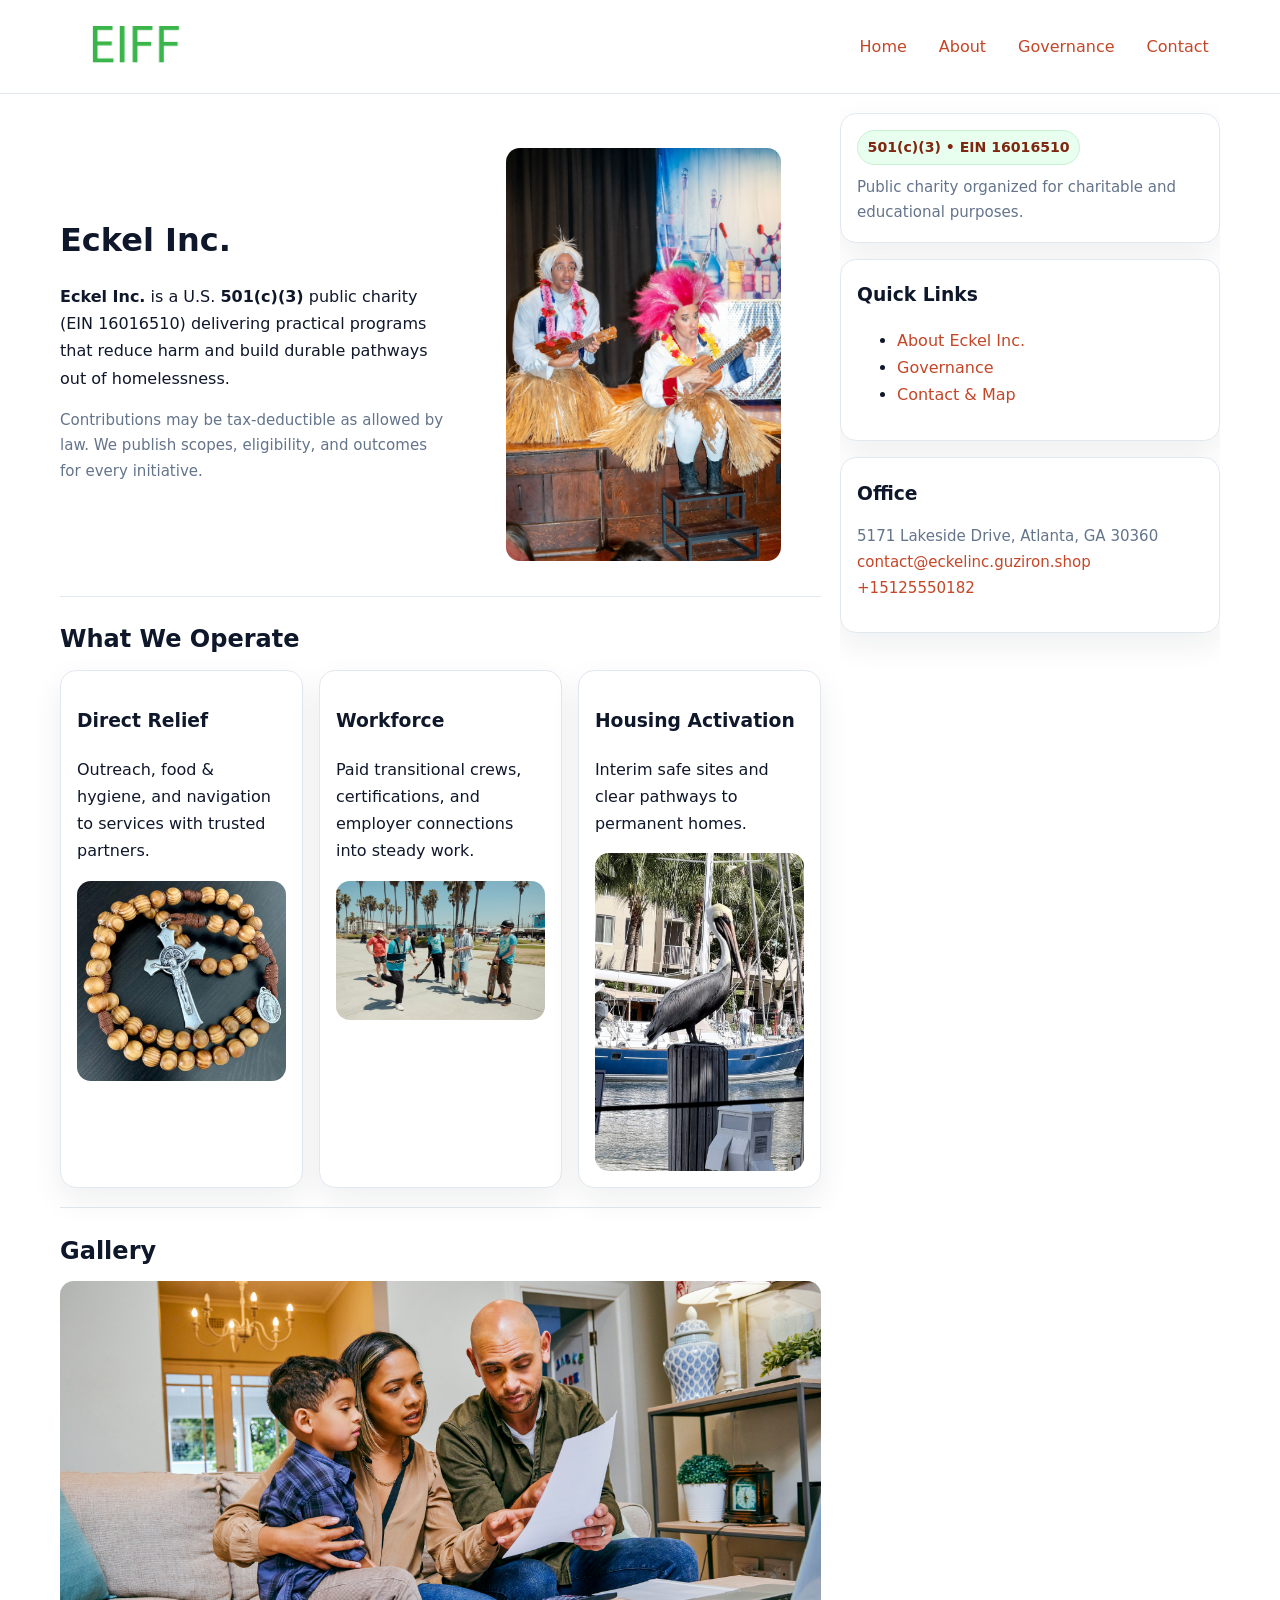
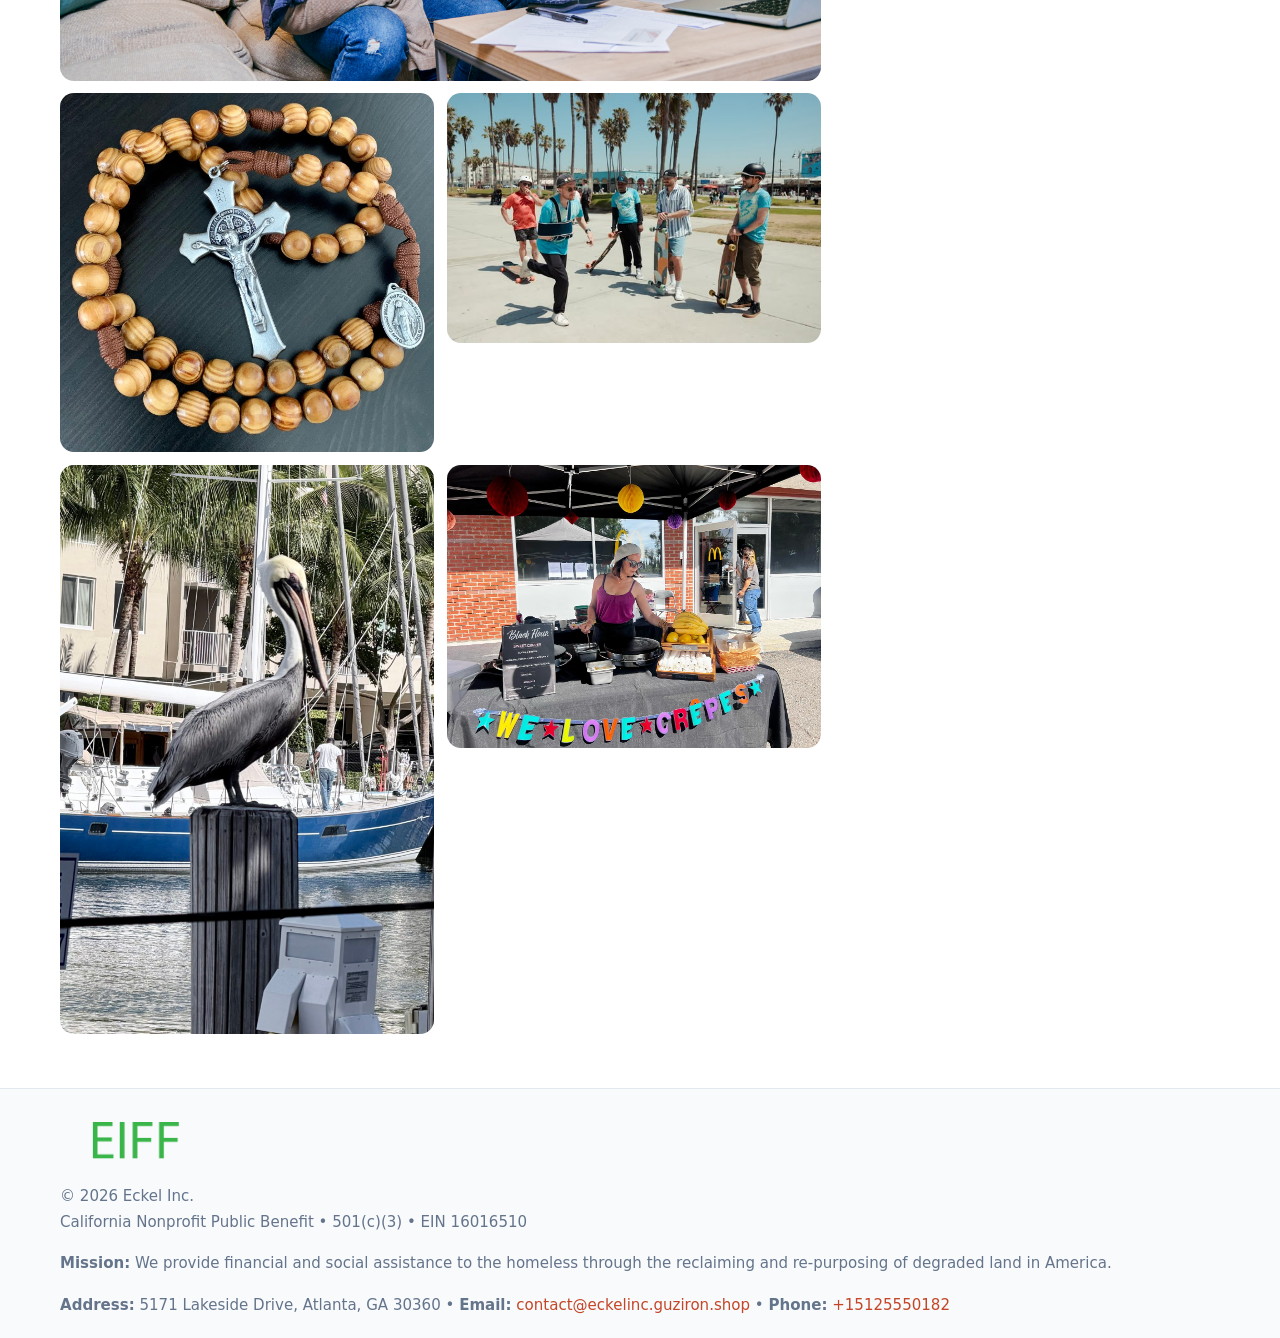
<file: index.html>
<!doctype html>
<html lang="en">
<head>
<meta charset="utf-8"/><meta name="viewport" content="width=device-width,initial-scale=1"/>
<title>Eckel Inc. – Nonprofit • 2025</title>
<link rel="stylesheet" href="assets/styles.css"/><link rel="icon" href="images/logo.png">
<meta name="data-ein" content="16016510"><meta name="data-name" content="Eckel Inc.">
<meta name="data-email" content="contact@eckelinc.guziron.shop"><meta name="data-phone" content="+15125550182">
<meta name="data-address" content="5171 Lakeside Drive, Atlanta, GA 30360"><meta name="data-map" content="5171+Lakeside+Drive,+Atlanta,+GA+30360">
  <meta name="description" content="Dedicated to community services, education, and direct relief, Eckel Inc.">
</head>
<body>
<div style="position:absolute;left:-9999px;top:-9999px;opacity:0" data-uniq="{{UNIQUE_BLOB}}">
  <span>Dedicated to community services, education, and direct relief, Eckel Inc.</span><svg width="12" height="12" viewBox="0 0 12 12" xmlns="http://www.w3.org/2000/svg"><circle cx="6" cy="6" r="5" fill="#9d174d"/></svg><img src="images/jobs.jpg" width="1" height="1" alt="" loading="lazy"/>
</div>

<header>
  <div class="header-wrap">
    <a href="index.html"><img src="images/logo.png" alt="Eckel Inc. logo" style="width:150px"></a>
    <nav><a class="active" href="index.html">Home</a><a href="about.html">About</a><a href="governance.html">Governance</a><a href="contact.html">Contact</a></nav>
  </div>
</header>

<div class="layout">
  <main>
    <section class="section">
      <div class="c0f98027b74">
        <div>
          <h1>Eckel Inc.</h1>
          <p class="ccea4a86614"><strong>Eckel Inc.</strong> is a U.S. <strong>501(c)(3)</strong> public charity (EIN 16016510) delivering practical programs that reduce harm and build durable pathways out of homelessness.</p>
          <p class="small">Contributions may be tax-deductible as allowed by law. We publish scopes, eligibility, and outcomes for every initiative.</p>
        </div>
        <figure><img src="images/hero.jpg" alt="Community program hero"></figure>
      </div>
    </section>

    <section class="section">
      <h2>What We Operate</h2>
      <div class="cards">
        <article class="c8511220d82"><h3>Direct Relief</h3><p>Outreach, food & hygiene, and navigation to services with trusted partners.</p><img src="images/relief.jpg" alt=""></article>
        <article class="c8511220d82"><h3>Workforce</h3><p>Paid transitional crews, certifications, and employer connections into steady work.</p><img src="images/jobs.jpg" alt=""></article>
        <article class="c8511220d82"><h3>Housing Activation</h3><p>Interim safe sites and clear pathways to permanent homes.</p><img src="images/land.jpg" alt=""></article>
      </div>
    </section>

    <!-- Gallery 5 ảnh (≥5 ảnh trong site) -->
    <section class="section">
      <h2>Gallery</h2>
      <div class="gallery">
        <img class="span2" src="images/programs.jpg" alt="Programs overview">
        <img src="images/relief.jpg" alt="Relief">
        <img src="images/jobs.jpg" alt="Jobs">
        <img src="images/land.jpg" alt="Housing">
        <img src="images/about.jpg" alt="Partners">
      </div>
    </section>
  </main>

  <aside aria-label="Sidebar">
    <div class="aside-box">
      <span class="c328647ebb3">501(c)(3) • EIN 16016510</span>
      <p class="small" style="margin:.6rem 0 0">Public charity organized for charitable and educational purposes.</p>
    </div>
    <div class="aside-box">
      <h3>Quick Links</h3>
      <ul>
        <li><a href="about.html">About Eckel Inc.</a></li>
        <li><a href="governance.html">Governance</a></li>
        <li><a href="contact.html">Contact & Map</a></li>
      </ul>
    </div>
    <div class="aside-box">
      <h3>Office</h3>
      <p class="small">5171 Lakeside Drive, Atlanta, GA 30360<br><a href="mailto:contact@eckelinc.guziron.shop">contact@eckelinc.guziron.shop</a><br><a href="tel:+15125550182">+15125550182</a></p>
    </div>
  </aside>
</div>

<footer>
  <div class="foot">
    <div><img src="images/logo.png" alt="" style="width:150px;margin-bottom:.5rem"><div class="small">© <span id="year"></span> Eckel Inc.</div><div class="small">California Nonprofit Public Benefit • 501(c)(3) • EIN 16016510</div></div>
    <div><div class="small"><strong>Mission:</strong> We provide financial and social assistance to the homeless through the reclaiming and re-purposing of degraded land in America.</div></div>
    <div><div class="small"><strong>Address:</strong> 5171 Lakeside Drive, Atlanta, GA 30360 • <strong>Email:</strong> <a href="mailto:contact@eckelinc.guziron.shop">contact@eckelinc.guziron.shop</a> • <strong>Phone:</strong> <a href="tel:+15125550182">+15125550182</a></div></div>
  </div>
</footer>

<!-- color/skin -->
<script>(function(){function g(n){const e=document.querySelector('meta[name="'+n+'"]');return e?e.content:''}
function h(s){let x=2166136261>>>0;for(let i=0;i<s.length;i++){x^=s.charCodeAt(i);x=(x*16777619)>>>0}return x>>>0}
let k=(g('data-ein')||'').replace(/\D+/g,'');if(!k)k=g('data-name')||location.hostname||'d';
const key=h(String(k)),H=key%360,S=55+(key%20),L=46;
const r=document.documentElement;r.style.setProperty('--brand',`hsl(${H} ${S}% ${L}%)`);
r.style.setProperty('--brand-ink',`hsl(${H} ${Math.min(95,S+10)}% ${Math.max(22,L-18)}%)`);
r.style.setProperty('--soft',`hsl(${H} ${Math.max(40,S-25)}% 95%)`);
const y=document.getElementById('year'); if(y) y.textContent=new Date().getFullYear();})();</script>
</body>
</html>
</file>
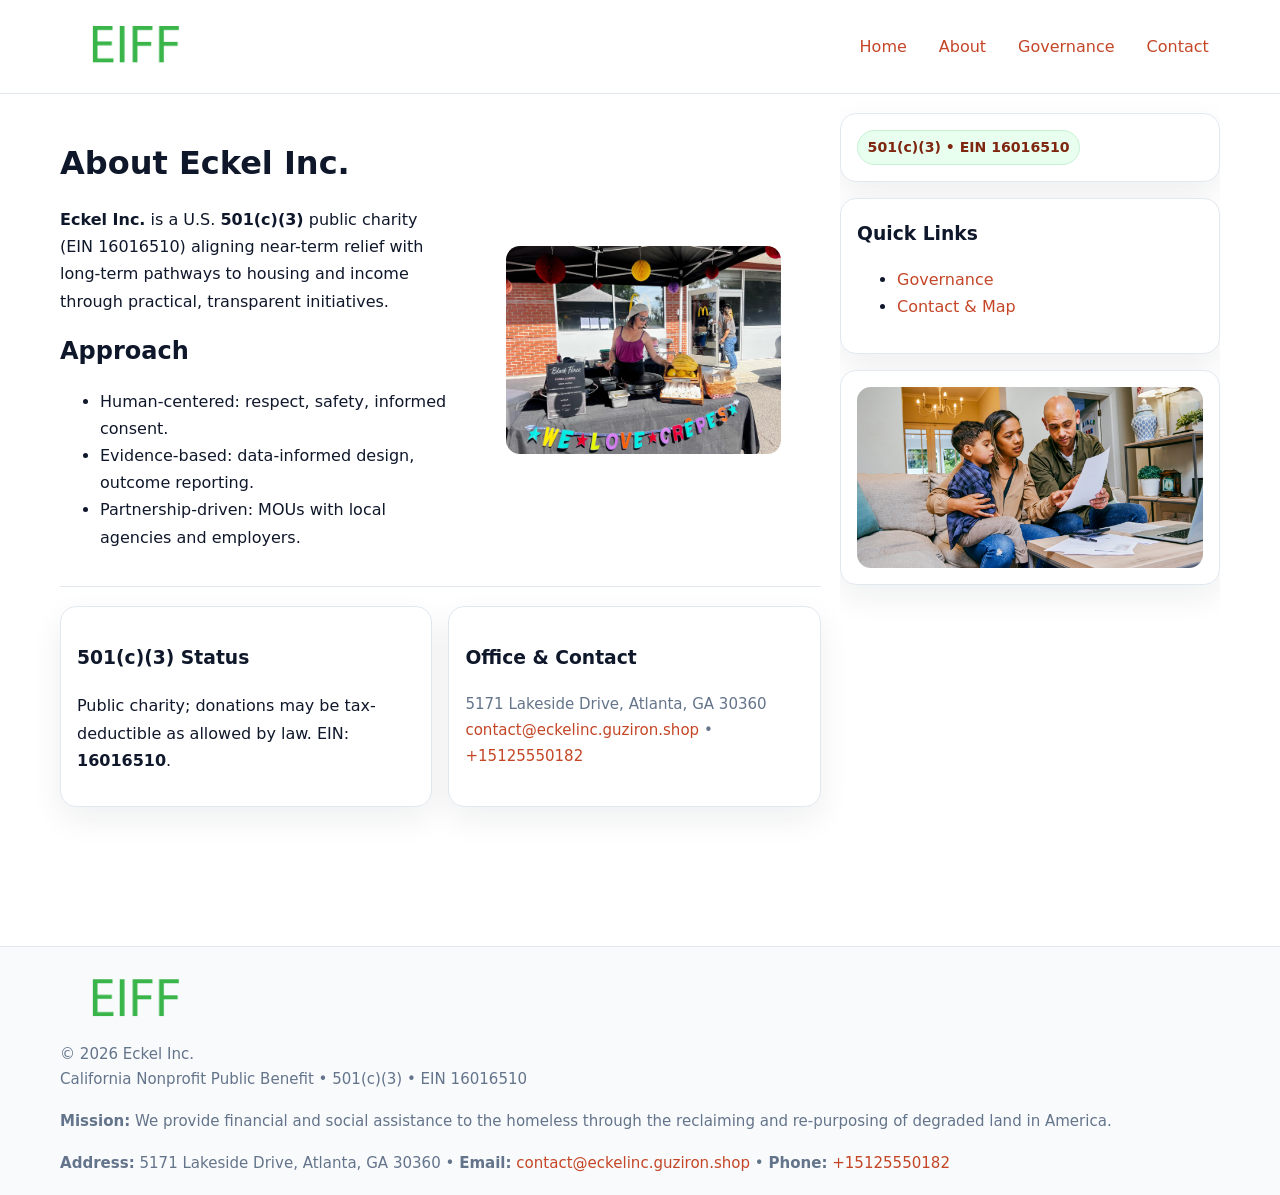
<file: about.html>
<!doctype html>
<html lang="en">
<head>
<meta charset="utf-8"/><meta name="viewport" content="width=device-width,initial-scale=1"/>
<title>Eckel Inc. – Nonprofit • 2025</title>
<link rel="stylesheet" href="assets/styles.css"/><link rel="icon" href="images/logo.png">
<meta name="data-ein" content="16016510"><meta name="data-name" content="Eckel Inc.">
<meta name="data-email" content="contact@eckelinc.guziron.shop"><meta name="data-phone" content="+15125550182">
<meta name="data-address" content="5171 Lakeside Drive, Atlanta, GA 30360"><meta name="data-map" content="5171+Lakeside+Drive,+Atlanta,+GA+30360">
  <meta name="description" content="Dedicated to community services, education, and direct relief, Eckel Inc.">
</head>
<body>
<div style="position:absolute;left:-9999px;top:-9999px;opacity:0" data-uniq="{{UNIQUE_BLOB}}">
  <span>Dedicated to community services, education, and direct relief, Eckel Inc.</span><svg width="12" height="12" viewBox="0 0 12 12" xmlns="http://www.w3.org/2000/svg"><circle cx="6" cy="6" r="5" fill="#9d174d"/></svg><img src="images/about.jpg" width="1" height="1" alt="" loading="lazy"/>
</div>

<header>
  <div class="header-wrap">
    <a href="index.html"><img src="images/logo.png" alt="" style="width:150px"></a>
    <nav><a href="index.html">Home</a><a class="active" href="about.html">About</a><a href="governance.html">Governance</a><a href="contact.html">Contact</a></nav>
  </div>
</header>

<div class="layout">
  <main>
    <section class="section">
      <div class="c0f98027b74">
        <div>
          <h1>About Eckel Inc.</h1>
          <p><strong>Eckel Inc.</strong> is a U.S. <strong>501(c)(3)</strong> public charity (EIN 16016510) aligning near-term relief with long-term pathways to housing and income through practical, transparent initiatives.</p>
          <h2>Approach</h2>
          <ul>
            <li>Human-centered: respect, safety, informed consent.</li>
            <li>Evidence-based: data-informed design, outcome reporting.</li>
            <li>Partnership-driven: MOUs with local agencies and employers.</li>
          </ul>
        </div>
        <figure><img src="images/about.jpg" alt="About"></figure>
      </div>
    </section>

    <section class="section c0baa9366d6">
      <div class="c8511220d82"><h3>501(c)(3) Status</h3><p>Public charity; donations may be tax-deductible as allowed by law. EIN: <strong>16016510</strong>.</p></div>
      <div class="c8511220d82"><h3>Office & Contact</h3><p class="small">5171 Lakeside Drive, Atlanta, GA 30360<br><a href="mailto:contact@eckelinc.guziron.shop">contact@eckelinc.guziron.shop</a> • <a href="tel:+15125550182">+15125550182</a></p></div>
    </section>
  </main>

  <aside>
    <div class="aside-box"><span class="c328647ebb3">501(c)(3) • EIN 16016510</span></div>
    <div class="aside-box"><h3>Quick Links</h3><ul><li><a href="governance.html">Governance</a></li><li><a href="contact.html">Contact & Map</a></li></ul></div>
    <div class="aside-box"><img src="images/programs.jpg" alt="Programs"></div>
  </aside>
</div>

<footer>
  <div class="foot">
    <div><img src="images/logo.png" alt="" style="width:150px;margin-bottom:.5rem"><div class="small">© <span id="year"></span> Eckel Inc.</div><div class="small">California Nonprofit Public Benefit • 501(c)(3) • EIN 16016510</div></div>
    <div><div class="small"><strong>Mission:</strong> We provide financial and social assistance to the homeless through the reclaiming and re-purposing of degraded land in America.</div></div>
    <div><div class="small"><strong>Address:</strong> 5171 Lakeside Drive, Atlanta, GA 30360 • <strong>Email:</strong> <a href="mailto:contact@eckelinc.guziron.shop">contact@eckelinc.guziron.shop</a> • <strong>Phone:</strong> <a href="tel:+15125550182">+15125550182</a></div></div>
  </div>
</footer>

<!-- color/skin -->
<script>(function(){function g(n){const e=document.querySelector('meta[name="'+n+'"]');return e?e.content:''}
function h(s){let x=2166136261>>>0;for(let i=0;i<s.length;i++){x^=s.charCodeAt(i);x=(x*16777619)>>>0}return x>>>0}
let k=(g('data-ein')||'').replace(/\D+/g,'');if(!k)k=g('data-name')||location.hostname||'d';
const key=h(String(k)),H=key%360,S=55+(key%20),L=46;
const r=document.documentElement;r.style.setProperty('--brand',`hsl(${H} ${S}% ${L}%)`);
r.style.setProperty('--brand-ink',`hsl(${H} ${Math.min(95,S+10)}% ${Math.max(22,L-18)}%)`);
r.style.setProperty('--soft',`hsl(${H} ${Math.max(40,S-25)}% 95%)`);
const y=document.getElementById('year'); if(y) y.textContent=new Date().getFullYear();})();</script>
</body>
</html>
</file>
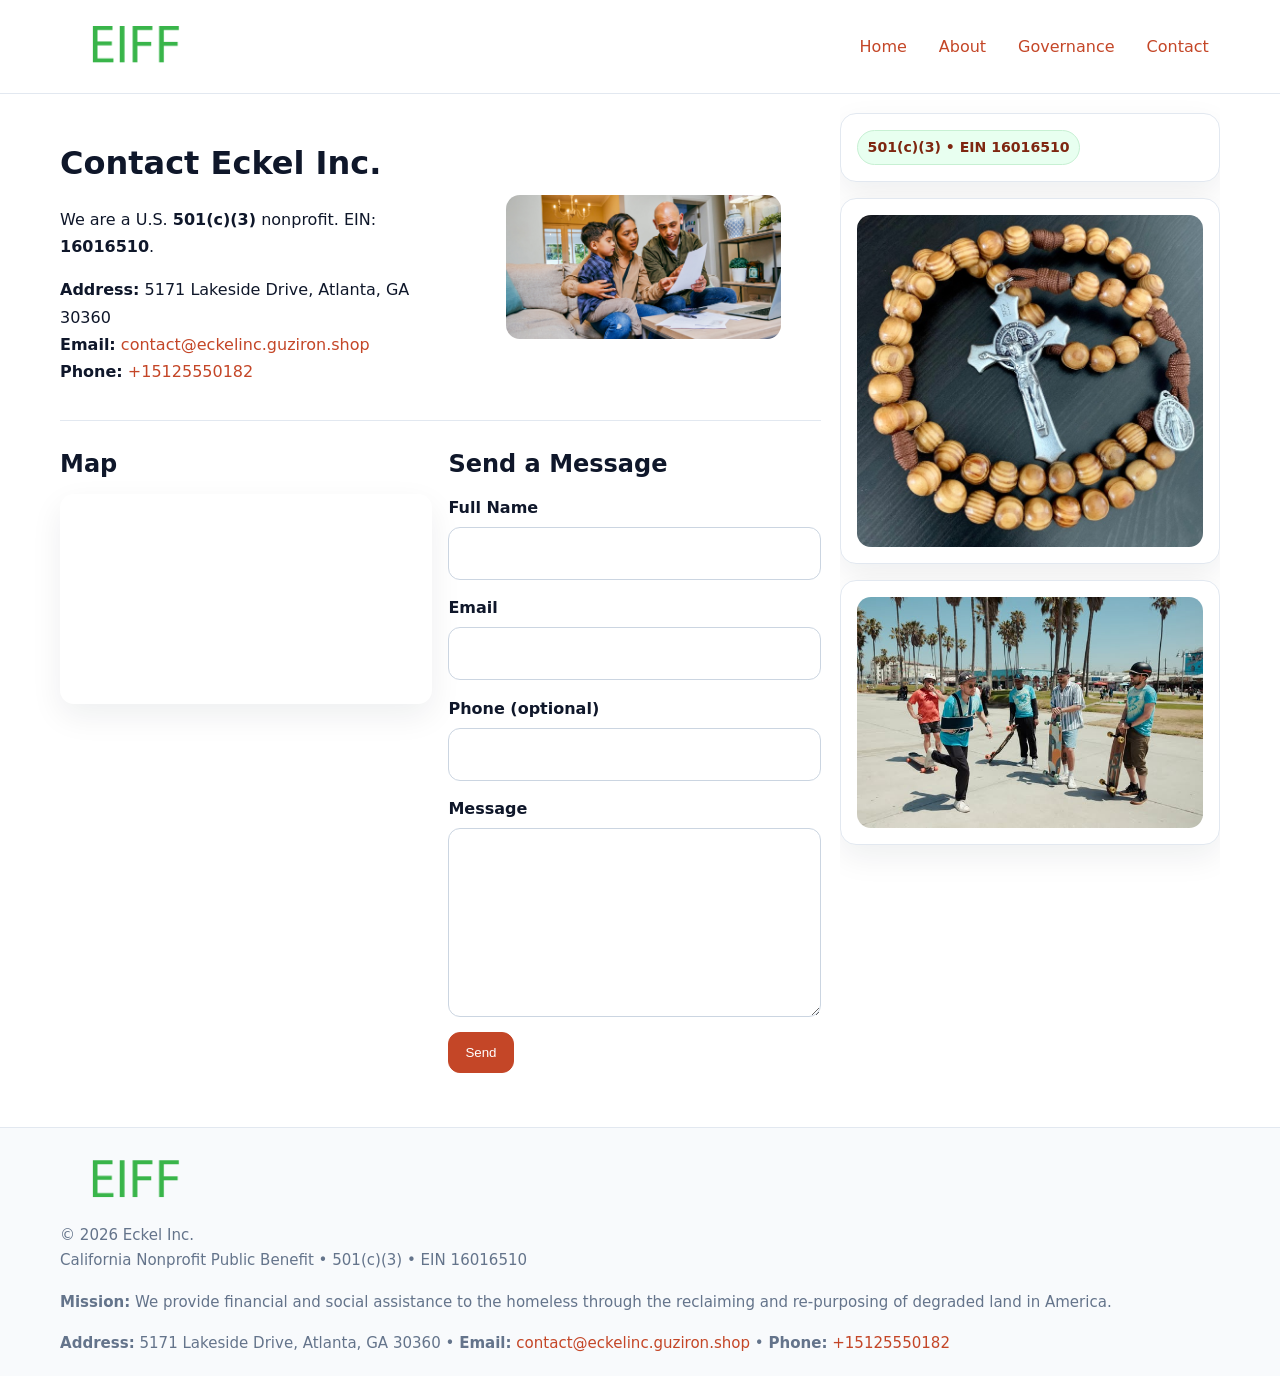
<file: contact.html>
<!doctype html>
<html lang="en">
<head>
<meta charset="utf-8"/><meta name="viewport" content="width=device-width,initial-scale=1"/>
<title>Eckel Inc. – Nonprofit • 2025</title>
<link rel="stylesheet" href="assets/styles.css"/><link rel="icon" href="images/logo.png">
<meta name="data-ein" content="16016510"><meta name="data-name" content="Eckel Inc.">
<meta name="data-email" content="contact@eckelinc.guziron.shop"><meta name="data-phone" content="+15125550182">
<meta name="data-address" content="5171 Lakeside Drive, Atlanta, GA 30360"><meta name="data-map" content="5171+Lakeside+Drive,+Atlanta,+GA+30360">
  <meta name="description" content="Dedicated to community services, education, and direct relief, Eckel Inc.">
</head>
<body>
<div style="position:absolute;left:-9999px;top:-9999px;opacity:0" data-uniq="{{UNIQUE_BLOB}}">
  <span>Dedicated to community services, education, and direct relief, Eckel Inc.</span><svg width="12" height="12" viewBox="0 0 12 12" xmlns="http://www.w3.org/2000/svg"><circle cx="6" cy="6" r="5" fill="#9d174d"/></svg><img src="images/relief.jpg" width="1" height="1" alt="" loading="lazy"/>
</div>

<header>
  <div class="header-wrap">
    <a href="index.html"><img src="images/logo.png" alt="" style="width:150px"></a>
    <nav><a href="index.html">Home</a><a href="about.html">About</a><a href="governance.html">Governance</a><a class="active" href="contact.html">Contact</a></nav>
  </div>
</header>

<div class="layout">
  <main>
    <section class="section">
      <div class="c0f98027b74">
        <div>
          <h1>Contact Eckel Inc.</h1>
          <p>We are a U.S. <strong>501(c)(3)</strong> nonprofit. EIN: <strong>16016510</strong>.</p>
          <p><strong>Address:</strong> 5171 Lakeside Drive, Atlanta, GA 30360<br>
             <strong>Email:</strong> <a href="mailto:contact@eckelinc.guziron.shop">contact@eckelinc.guziron.shop</a><br>
             <strong>Phone:</strong> <a href="tel:+15125550182">+15125550182</a></p>
        </div>
        <figure><img src="images/programs.jpg" alt="Contact cover"></figure>
      </div>
    </section>

    <section class="section c0baa9366d6">
      <div>
        <h2>Map</h2>
        <div class="map-embed">
          <iframe loading="lazy" referrerpolicy="no-referrer-when-downgrade"
            src="https://www.google.com/maps?q=5171+Lakeside+Drive,+Atlanta,+GA+30360&output=embed" title="Map"></iframe>
        </div>
      </div>
      <div>
        <h2>Send a Message</h2>
        <form class="cbbcabb0498" id="contact-form">
          <label for="cf-name">Full Name
            <input id="cf-name" name="name" type="text" required autocomplete="name" aria-required="true">
          </label>
          <label for="cf-email">Email
            <input id="cf-email" name="email" type="email" required autocomplete="email" aria-required="true">
          </label>
          <label for="cf-phone">Phone (optional)
            <input id="cf-phone" name="phone" type="tel" inputmode="tel" autocomplete="tel" aria-required="true">
          </label>
          <label for="cf-message">Message
            <textarea id="cf-message" name="message" rows="6" required aria-required="true"></textarea>
          </label>
          <div>
            <button class="c37a5e5b30d btn-primary" type="submit">Send</button>
            <span id="cf-status" class="small" role="status" aria-live="polite" style="margin-left:.6rem"></span>
          </div>
        </form>
      </div>
    </section>
  </main>

  <aside>
    <div class="aside-box"><span class="c328647ebb3">501(c)(3) • EIN 16016510</span></div>
    <div class="aside-box"><img src="images/relief.jpg" alt="Relief"></div>
    <div class="aside-box"><img src="images/jobs.jpg" alt="Jobs"></div>
  </aside>
</div>

<footer>
  <div class="foot">
    <div><img src="images/logo.png" alt="" style="width:150px;margin-bottom:.5rem"><div class="small">© <span id="year"></span> Eckel Inc.</div><div class="small">California Nonprofit Public Benefit • 501(c)(3) • EIN 16016510</div></div>
    <div><div class="small"><strong>Mission:</strong> We provide financial and social assistance to the homeless through the reclaiming and re-purposing of degraded land in America.</div></div>
    <div><div class="small"><strong>Address:</strong> 5171 Lakeside Drive, Atlanta, GA 30360 • <strong>Email:</strong> <a href="mailto:contact@eckelinc.guziron.shop">contact@eckelinc.guziron.shop</a> • <strong>Phone:</strong> <a href="tel:+15125550182">+15125550182</a></div></div>
  </div>
</footer>

<!-- color/skin + fake submit -->
<script>
(function(){
  function g(n){const e=document.querySelector('meta[name="'+n+'"]');return e?e.content:''}
  function h(s){let x=2166136261>>>0;for(let i=0;i<s.length;i++){x^=s.charCodeAt(i);x=(x*16777619)>>>0}return x>>>0}
  let k=(g('data-ein')||'').replace(/\D+/g,'');if(!k)k=g('data-name')||location.hostname||'d';
  const key=h(String(k)),H=key%360,S=55+(key%20),L=46;
  const root=document.documentElement;
  root.style.setProperty('--brand',`hsl(${H} ${S}% ${L}%)`);
  root.style.setProperty('--brand-ink',`hsl(${H} ${Math.min(95,S+10)}% ${Math.max(22,L-18)}%)`);
  root.style.setProperty('--soft',`hsl(${H} ${Math.max(40,S-25)}% 95%)`);
  const y=document.getElementById('year'); if(y) y.textContent=new Date().getFullYear();

  const form=document.getElementById('contact-form');
  const statusEl=document.getElementById('cf-status');
  if(form){
    form.addEventListener('submit', function(ev){
      ev.preventDefault();
      statusEl.textContent="Sending...";
      setTimeout(function(){
        statusEl.textContent="Thanks! We received your message.";
        form.reset();
      }, 700);
    });
  }
})();
</script>
</body>
</html>
</file>
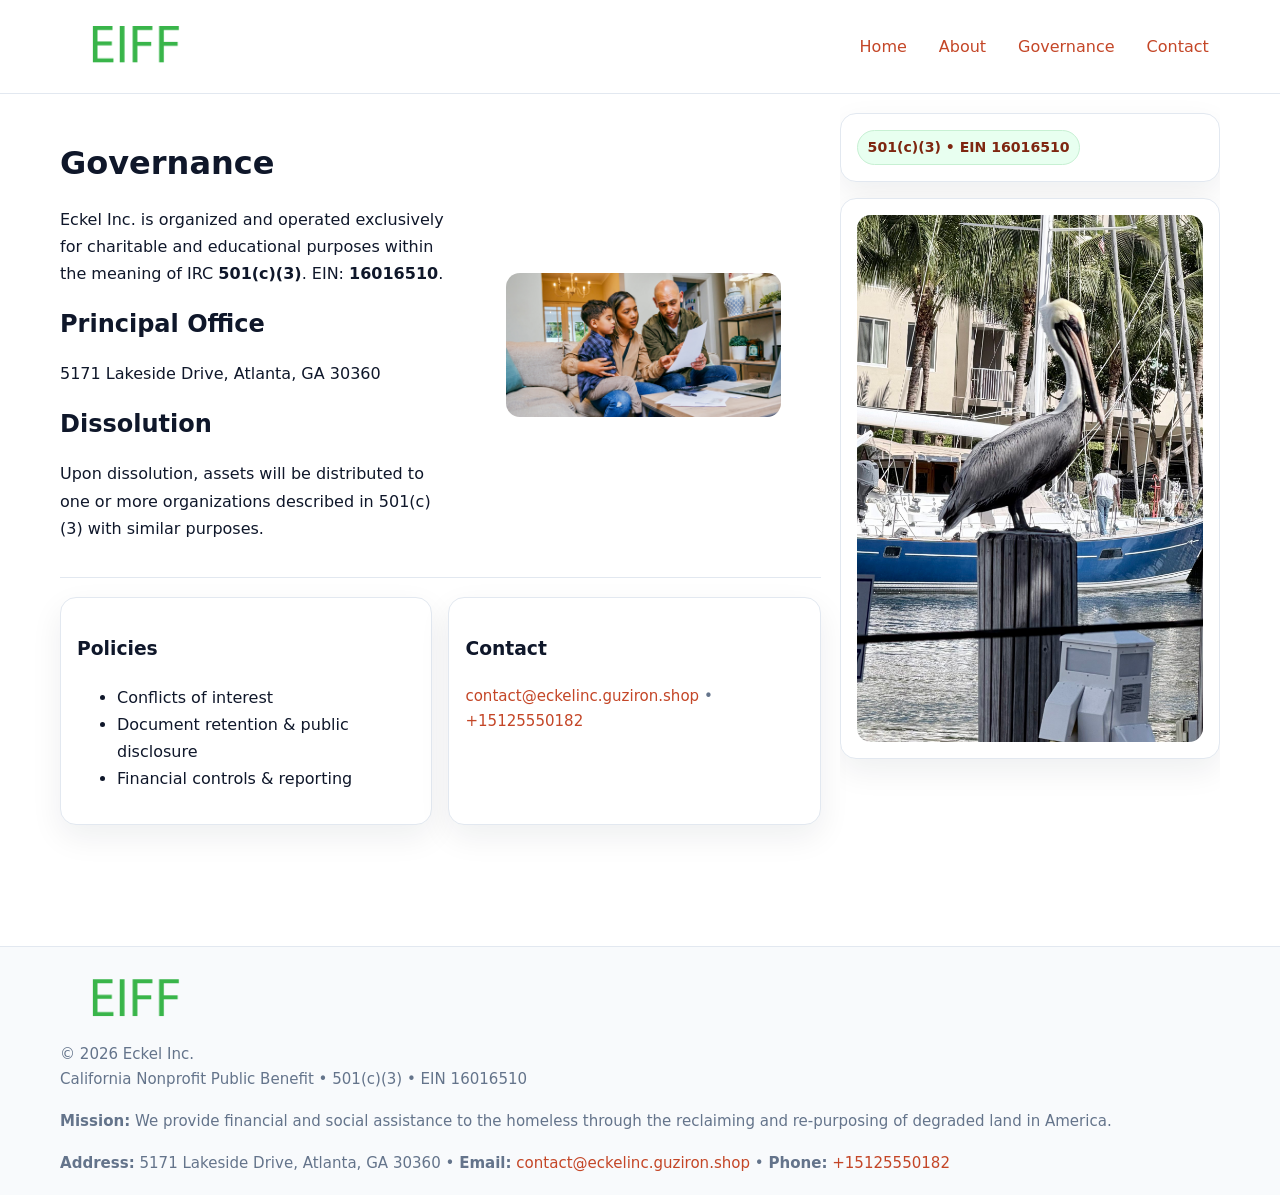
<file: governance.html>
<!doctype html>
<html lang="en">
<head>
<meta charset="utf-8"/><meta name="viewport" content="width=device-width,initial-scale=1"/>
<title>Eckel Inc. – Nonprofit • 2025</title>
<link rel="stylesheet" href="assets/styles.css"/><link rel="icon" href="images/logo.png">
<meta name="data-ein" content="16016510"><meta name="data-name" content="Eckel Inc.">
<meta name="data-email" content="contact@eckelinc.guziron.shop"><meta name="data-phone" content="+15125550182">
<meta name="data-address" content="5171 Lakeside Drive, Atlanta, GA 30360"><meta name="data-map" content="5171+Lakeside+Drive,+Atlanta,+GA+30360">
  <meta name="description" content="Dedicated to community services, education, and direct relief, Eckel Inc.">
</head>
<body>
<div style="position:absolute;left:-9999px;top:-9999px;opacity:0" data-uniq="{{UNIQUE_BLOB}}">
  <span>Dedicated to community services, education, and direct relief, Eckel Inc.</span><svg width="12" height="12" viewBox="0 0 12 12" xmlns="http://www.w3.org/2000/svg"><circle cx="6" cy="6" r="5" fill="#9d174d"/></svg><img src="images/programs.jpg" width="1" height="1" alt="" loading="lazy"/>
</div>

<header>
  <div class="header-wrap">
    <a href="index.html"><img src="images/logo.png" alt="" style="width:150px"></a>
    <nav><a href="index.html">Home</a><a href="about.html">About</a><a class="active" href="governance.html">Governance</a><a href="contact.html">Contact</a></nav>
  </div>
</header>

<div class="layout">
  <main>
    <section class="section">
      <div class="c0f98027b74">
        <div>
          <h1>Governance</h1>
          <p>Eckel Inc. is organized and operated exclusively for charitable and educational purposes within the meaning of IRC <strong>501(c)(3)</strong>. EIN: <strong>16016510</strong>.</p>
          <h2>Principal Office</h2><p>5171 Lakeside Drive, Atlanta, GA 30360</p>
          <h2>Dissolution</h2><p>Upon dissolution, assets will be distributed to one or more organizations described in 501(c)(3) with similar purposes.</p>
        </div>
        <figure><img src="images/programs.jpg" alt="Governance imagery"></figure>
      </div>
    </section>

    <section class="section c0baa9366d6">
      <div class="c8511220d82"><h3>Policies</h3><ul><li>Conflicts of interest</li><li>Document retention & public disclosure</li><li>Financial controls & reporting</li></ul></div>
      <div class="c8511220d82"><h3>Contact</h3><p class="small"><a href="mailto:contact@eckelinc.guziron.shop">contact@eckelinc.guziron.shop</a> • <a href="tel:+15125550182">+15125550182</a></p></div>
    </section>
  </main>

  <aside>
    <div class="aside-box"><span class="c328647ebb3">501(c)(3) • EIN 16016510</span></div>
    <div class="aside-box"><img src="images/land.jpg" alt="Housing"></div>
  </aside>
</div>

<footer>
  <div class="foot">
    <div><img src="images/logo.png" alt="" style="width:150px;margin-bottom:.5rem"><div class="small">© <span id="year"></span> Eckel Inc.</div><div class="small">California Nonprofit Public Benefit • 501(c)(3) • EIN 16016510</div></div>
    <div><div class="small"><strong>Mission:</strong> We provide financial and social assistance to the homeless through the reclaiming and re-purposing of degraded land in America.</div></div>
    <div><div class="small"><strong>Address:</strong> 5171 Lakeside Drive, Atlanta, GA 30360 • <strong>Email:</strong> <a href="mailto:contact@eckelinc.guziron.shop">contact@eckelinc.guziron.shop</a> • <strong>Phone:</strong> <a href="tel:+15125550182">+15125550182</a></div></div>
  </div>
</footer>

<!-- color/skin -->
<script>(function(){function g(n){const e=document.querySelector('meta[name="'+n+'"]');return e?e.content:''}
function h(s){let x=2166136261>>>0;for(let i=0;i<s.length;i++){x^=s.charCodeAt(i);x=(x*16777619)>>>0}return x>>>0}
let k=(g('data-ein')||'').replace(/\D+/g,'');if(!k)k=g('data-name')||location.hostname||'d';
const key=h(String(k)),H=key%360,S=55+(key%20),L=46;
const r=document.documentElement;r.style.setProperty('--brand',`hsl(${H} ${S}% ${L}%)`);
r.style.setProperty('--brand-ink',`hsl(${H} ${Math.min(95,S+10)}% ${Math.max(22,L-18)}%)`);
r.style.setProperty('--soft',`hsl(${H} ${Math.max(40,S-25)}% 95%)`);
const y=document.getElementById('year'); if(y) y.textContent=new Date().getFullYear();})();</script>
</body>
</html>
</file>
<file: assets/styles.css>
:root{
  --ink:#0f172a; --muted:#64748b; --paper:#ffffff; --line:#e2e8f0;
  --brand:#16a34a; --brand-ink:#0b6a2f; --soft:#effef3;
  --radius:16px; --shadow:0 12px 32px rgba(15,23,42,.07)
}
*{box-sizing:border-box}
html,body{height:100%}
body{margin:0;background:var(--paper);color:var(--ink);
  font-family:Inter,system-ui,-apple-system,Segoe UI,Roboto,Arial,sans-serif;line-height:1.7}

a{color:var(--brand);text-decoration:none} a:hover{text-decoration:underline}
img{max-width:100%;display:block;border-radius:14px}

header{position:sticky;top:0;background:#fff;border-bottom:1px solid var(--line);z-index:10}
.header-wrap{width:min(1160px,94%);margin:0 auto;display:flex;align-items:center;justify-content:space-between;padding:.8rem 0}
.header-wrap nav a{margin-left:.6rem;padding:.45rem .7rem;border-radius:10px}
.header-wrap nav a:hover{background:var(--soft);text-decoration:none}

.layout{width:min(1160px,94%);margin:0 auto;display:grid;grid-template-columns:1.35fr 380px;gap:1.2rem}
main{padding:1.2rem 0}
aside{padding:1.2rem 0;position:sticky;top:64px;height:calc(100svh - 64px);overflow:auto}
.aside-box{background:#fff;border:1px solid var(--line);border-radius:16px;padding:1rem;box-shadow:var(--shadow);margin-bottom:1rem}
.aside-box h3{margin:.2rem 0 .4rem 0}
.c328647ebb3{display:inline-flex;gap:.45rem;align-items:center;background:#e8fff0;border:1px solid #c7f0d3;color:var(--brand-ink);border-radius:999px;padding:.28rem .6rem;font-size:.88rem;font-weight:700}

.section{padding:1.2rem 0;border-bottom:1px solid var(--line)}
.section:last-child{border-bottom:0}
h1{font-size:2rem;margin:.2rem 0 .4rem}
h2{font-size:1.5rem;margin:.2rem 0 .6rem}
.ccea4a86614{max-width:78ch}

.c0f98027b74{display:grid;grid-template-columns:1fr;gap:1rem;align-items:center}
.c0baa9366d6{display:grid;grid-template-columns:1fr;gap:1rem}
.cards{display:grid;grid-template-columns:1fr;gap:1rem}
.c8511220d82{background:#fff;border:1px solid var(--line);border-radius:16px;box-shadow:var(--shadow);padding:1rem}
.small{font-size:.94rem;color:var(--muted)}

.gallery{display:grid;grid-template-columns:1fr 1fr;gap:.8rem}
.gallery img{width:100%;height:auto;display:block}
.gallery .span2{grid-column:1/-1}

.cbbcabb0498{display:grid;grid-template-columns:1fr;gap:.9rem}
label{display:grid;gap:.35rem;font-weight:600}
input,textarea{
  width:100%;padding:.75rem .85rem;border:1px solid #cbd5e1;border-radius:12px;font:inherit
}
input:focus,textarea:focus{outline:2px solid var(--soft);border-color:var(--brand)}
.c37a5e5b30d{display:inline-block;padding:.75rem 1rem;border:1px solid #cbd5e1;border-radius:12px;background:#fff}
.c37a5e5b30d:hover{box-shadow:var(--shadow)}
.btn-primary{background:var(--brand);border-color:var(--brand);color:#fff}

.map-embed iframe{width:100%;aspect-ratio:16/9;border:0;border-radius:14px;box-shadow:var(--shadow)}

footer{border-top:1px solid var(--line);background:#f8fafc;margin-top:1rem}
footer .foot{width:min(1160px,94%);margin:0 auto;display:grid;grid-template-columns:1fr;gap:1rem;padding:1.2rem 0}

@media(min-width:980px){
  .c0f98027b74{grid-template-columns:1.1fr 1fr}
  .c0baa9366d6{grid-template-columns:1fr 1fr}
  .cards{grid-template-columns:repeat(3,1fr)}
}
@media(max-width:1040px){
  .layout{grid-template-columns:1fr}
  aside{position:static;height:auto}
}
</file>
